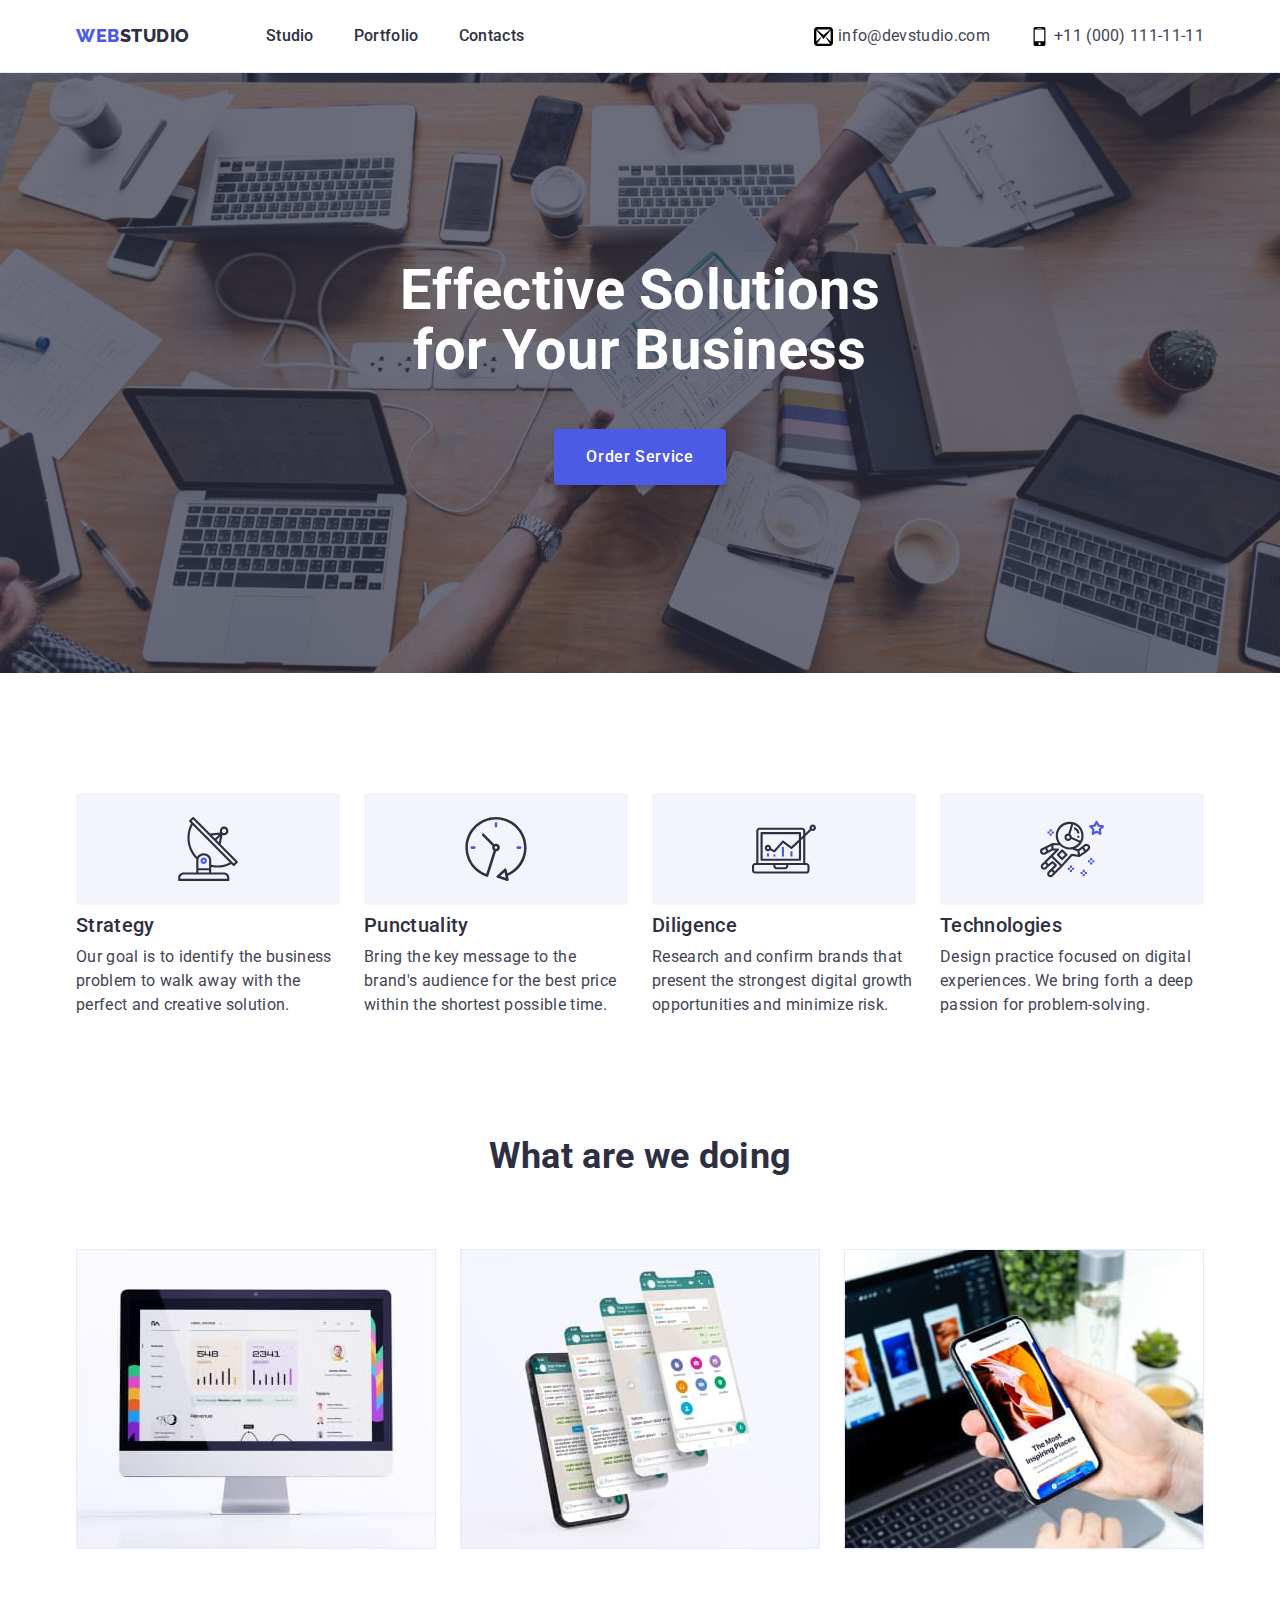
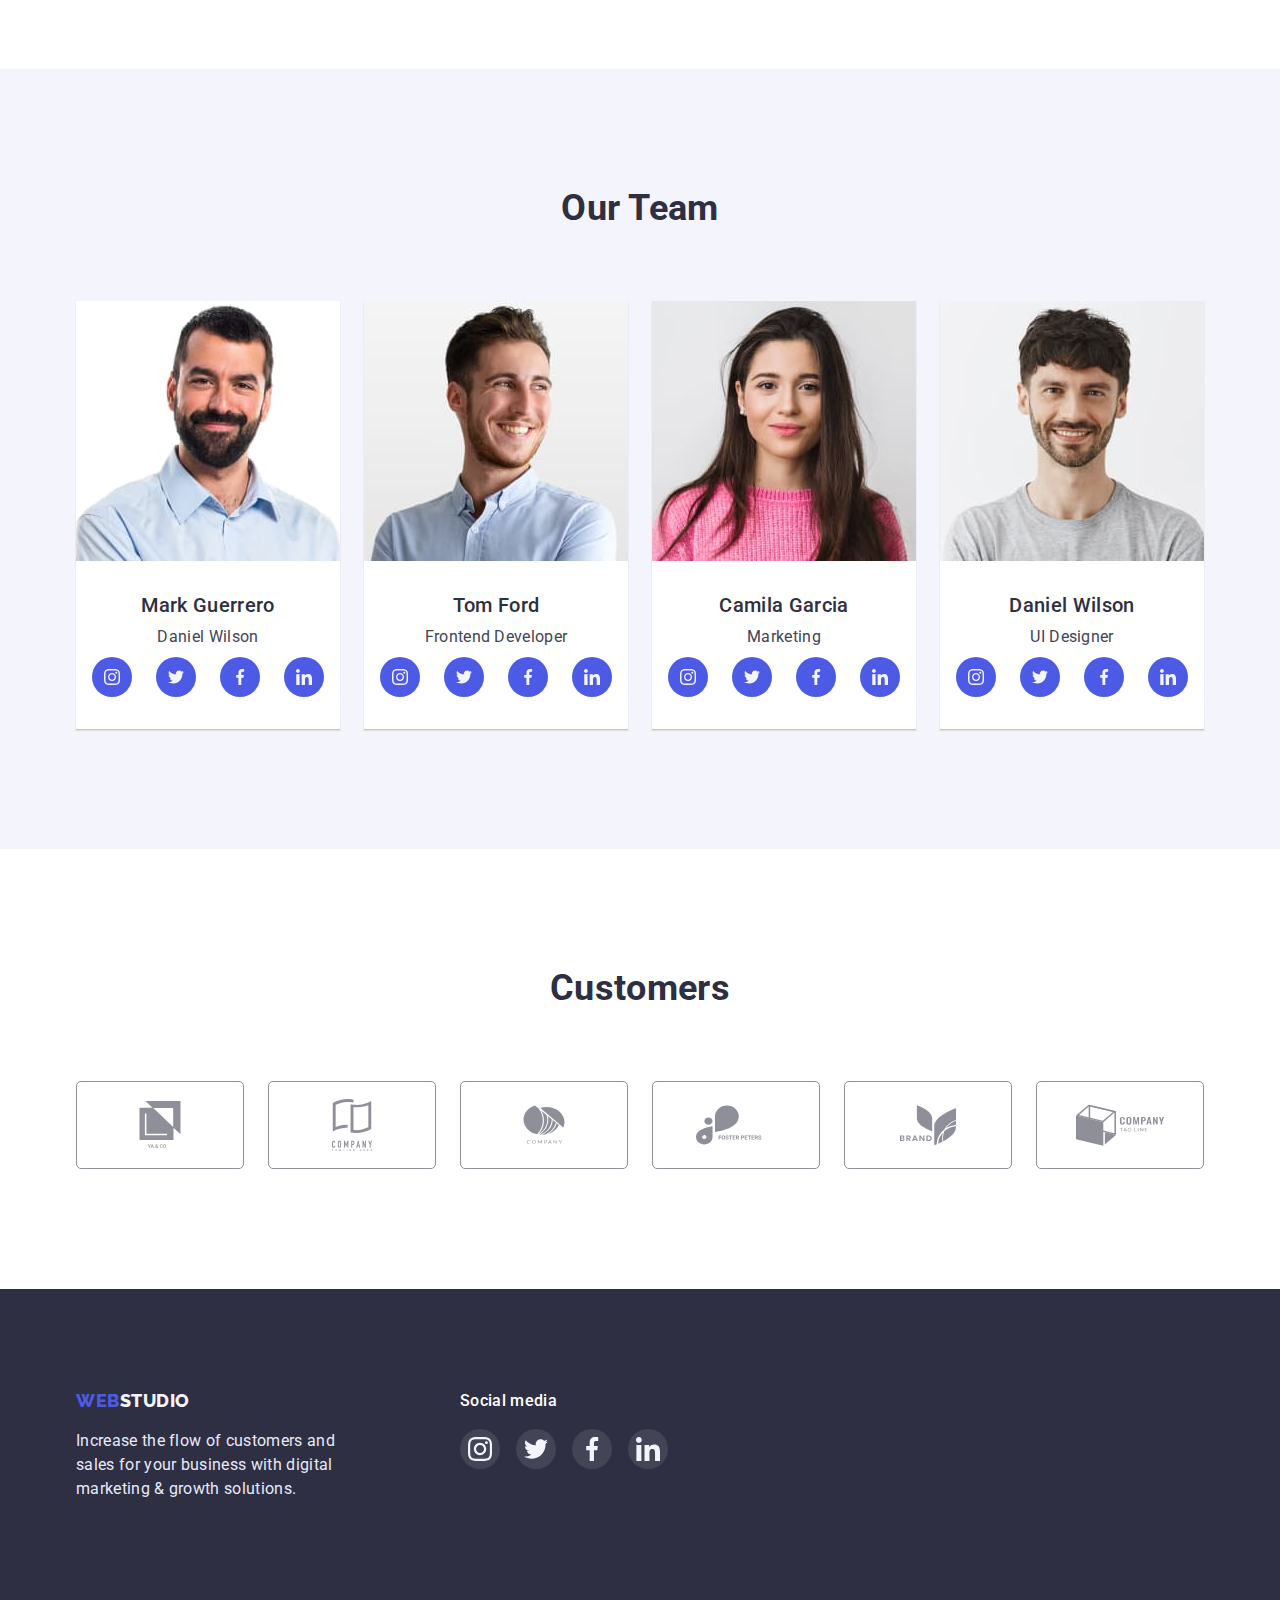
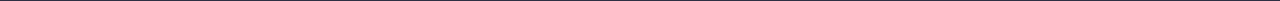
<file: index.html>
<!DOCTYPE html>
<html lang="en">
  <head>
    <meta charset="UTF-8" />
    <meta http-equiv="X-UA-Compatible" content="IE=edge" />
    <meta name="viewport" content="width=device-width, initial-scale=1.0" />
    <title>Web Studio</title>
    <link rel="icon" href="./images/icon.png" />
    <link rel="preconnect" href="https://fonts.googleapis.com" />
    <link rel="preconnect" href="https://fonts.gstatic.com" crossorigin />
    <link
      href="https://fonts.googleapis.com/css2?family=Raleway:wght@800&family=Roboto:wght@400;500;700&display=swap"
      rel="stylesheet"
    />
    <link
      rel="stylesheet"
      href="https://cdnjs.cloudflare.com/ajax/libs/modern-normalize/1.1.0/modern-normalize.min.css"
    />
    <link rel="stylesheet" href="./css/style.css" />
  </head>
  <body>
    <!--  header  -->
    <header class="header">
      <div class="container header-flex">
        <a href="./index.html" class="logo link"><span>Web</span>Studio</a>
        <nav class="nav">
          <ul class="nav-items list-style">
            <li class="nav-item">
              <a class="nav-link link" href="./index.html">Studio</a>
            </li>
            <li class="nav-item">
              <a class="nav-link link" href="./portfolio.html">Portfolio</a>
            </li>
            <li class="nav-item">
              <a class="nav-link link" href="#">Contacts</a>
            </li>
          </ul>
        </nav>
        <ul class="contacts-items list-style">
          <li class="contacts-item">
            <a
              class="contacts-link link mail"
              href="mailto:info@devstudio.com"
              target="_blank"
              rel=" noopener , nofollow , noreferrer"
            >
              <svg width="19" height="19">
                <use href="./images/icons.svg#icon-contact-mail"></use>
              </svg>
              info@devstudio.com
            </a>
          </li>
          <li class="contacts-item">
            <a class="contacts-link link" href="tel:+110001111111">
              <svg width="19" height="19">
                <use href="./images/icons.svg#icon-contact-mobile"></use>
              </svg>
              +11 (000) 111-11-11
            </a>
          </li>
        </ul>
      </div>
    </header>
    <main>
      <!--  Hero  -->
      <section class="hero">
        <div class="container">
          <h1 class="hero-titel">
            Effective Solutions<br />
            for Your Business
          </h1>
          <button class="hero-btn basic-btn" type="button">
            Order Service
          </button>
        </div>
      </section>
      <!--  Why we?  -->
      <section class="why-we">
        <div class="container">
          <h2 class="why-we-titel" hidden>Why we?</h2>
          <ul class="why-we-items list-style">
            <li class="why-we-item">
              <div class="why-we-img">
                <svg width="64" height="64">
                  <use href="./images/icons.svg#icon-why-we-antenna"></use>
                </svg>
              </div>
              <h3>Strategy</h3>
              <p>
                Our goal is to identify the business problem to walk away with
                the perfect and creative solution.
              </p>
            </li>
            <li class="why-we-item">
              <div class="why-we-img">
                <svg width="64" height="64">
                  <use href="./images/icons.svg#icon-why-we-clock"></use>
                </svg>
              </div>
              <h3>Punctuality</h3>
              <p>
                Bring the key message to the brand's audience for the best price
                within the shortest possible time.
              </p>
            </li>
            <li class="why-we-item">
              <div class="why-we-img">
                <svg width="64" height="64">
                  <use href="./images/icons.svg#icon-why-we-diagram"></use>
                </svg>
              </div>
              <h3>Diligence</h3>
              <p>
                Research and confirm brands that present the strongest digital
                growth opportunities and minimize risk.
              </p>
            </li>
            <li class="why-we-item">
              <div class="why-we-img">
                <svg width="64" height="64">
                  <use href="./images/icons.svg#icon-why-we-astronaut"></use>
                </svg>
              </div>
              <h3>Technologies</h3>
              <p>
                Design practice focused on digital experiences. We bring forth a
                deep passion for problem-solving.
              </p>
            </li>
          </ul>
        </div>
      </section>
      <!--  What are we doing  -->
      <section class="what-are-we-doing">
        <div class="container">
          <h2 class="what-are-we-doing-titel">What are we doing</h2>
          <ul class="what-are-we-doing-items list-style">
            <li class="what-are-we-doing-item">
              <img
                src="./images/img1.jpg"
                alt="monoblock"
                width="360"
                height="300"
              />
            </li>
            <li class="what-are-we-doing-item">
              <img
                src="./images/img2.jpg"
                alt="multitasking"
                width="360"
                height="300"
              />
            </li>
            <li class="what-are-we-doing-item">
              <img
                src="./images/img3.jpg"
                alt="phone"
                width="360"
                height="300"
              />
            </li>
          </ul>
        </div>
      </section>
      <!--  Our team  -->
      <section class="our-team">
        <div class="container">
          <h2 class="our-team-titel">Our Team</h2>
          <ul class="our-team-items list-style">
            <li class="our-team-item">
              <img
                class="our-team-img"
                src="./images/team-card1.jpg"
                alt="man"
                width="264"
                height="260"
              />
              <div class="our-team-box">
                <h3 class="our-team-name">Mark Guerrero</h3>
                <p class="our-team-speciality">Daniel Wilson</p>
                <ul class="our-team-items-links list-style">
                  <li class="our-team-item-link">
                    <a
                      href=""
                      class="our-team-link"
                      target="_blank"
                      rel=" noopener , nofollow , noreferrer"
                    >
                      <svg width="16" height="16">
                        <use
                          href="./images/icons.svg#icon-our-team-instagram"
                        ></use>
                      </svg>
                    </a>
                  </li>
                  <li class="our-team-item-link">
                    <a
                      href=""
                      class="our-team-link"
                      target="_blank"
                      rel=" noopener , nofollow , noreferrer"
                    >
                      <svg width="16" height="16">
                        <use
                          href="./images/icons.svg#icon-our-team-twitter"
                        ></use>
                      </svg>
                    </a>
                  </li>
                  <li class="our-team-item-link">
                    <a
                      href=""
                      class="our-team-link"
                      target="_blank"
                      rel=" noopener , nofollow , noreferrer"
                    >
                      <svg width="16" height="16">
                        <use
                          href="./images/icons.svg#icon-our-team-facebook"
                        ></use>
                      </svg>
                    </a>
                  </li>
                  <li class="our-team-item-link">
                    <a
                      href=""
                      class="our-team-link"
                      target="_blank"
                      rel=" noopener , nofollow , noreferrer"
                    >
                      <svg width="16" height="16">
                        <use
                          href="./images/icons.svg#icon-our-team-linkedin"
                        ></use>
                      </svg>
                    </a>
                  </li>
                </ul>
              </div>
            </li>
            <li class="our-team-item">
              <img
                class="our-team-img"
                src="./images/team-card2.jpg"
                alt="man"
                width="264"
                height="260"
              />
              <div class="our-team-box">
                <h3 class="our-team-name">Tom Ford</h3>
                <p class="our-team-speciality">Frontend Developer</p>
                <ul class="our-team-items-links list-style">
                  <li class="our-team-item-link">
                    <a
                      href=""
                      class="our-team-link"
                      target="_blank"
                      rel=" noopener , nofollow , noreferrer"
                    >
                      <svg width="16" height="16">
                        <use
                          href="./images/icons.svg#icon-our-team-instagram"
                        ></use>
                      </svg>
                    </a>
                  </li>
                  <li class="our-team-item-link">
                    <a
                      href=""
                      class="our-team-link"
                      target="_blank"
                      rel=" noopener , nofollow , noreferrer"
                    >
                      <svg width="16" height="16">
                        <use
                          href="./images/icons.svg#icon-our-team-twitter"
                        ></use>
                      </svg>
                    </a>
                  </li>
                  <li class="our-team-item-link">
                    <a
                      href=""
                      class="our-team-link"
                      target="_blank"
                      rel=" noopener , nofollow , noreferrer"
                    >
                      <svg width="16" height="16">
                        <use
                          href="./images/icons.svg#icon-our-team-facebook"
                        ></use>
                      </svg>
                    </a>
                  </li>
                  <li class="our-team-item-link">
                    <a
                      href=""
                      class="our-team-link"
                      target="_blank"
                      rel=" noopener , nofollow , noreferrer"
                    >
                      <svg width="16" height="16">
                        <use
                          href="./images/icons.svg#icon-our-team-linkedin"
                        ></use>
                      </svg>
                    </a>
                  </li>
                </ul>
              </div>
            </li>
            <li class="our-team-item">
              <img
                class="our-team-img"
                src="./images/team-card3.jpg"
                alt="woman"
                width="264"
                height="260"
              />
              <div class="our-team-box">
                <h3 class="our-team-name">Camila Garcia</h3>
                <p class="our-team-speciality">Marketing</p>
                <ul class="our-team-items-links list-style">
                  <li class="our-team-item-link">
                    <a
                      href=""
                      class="our-team-link"
                      target="_blank"
                      rel=" noopener , nofollow , noreferrer"
                    >
                      <svg width="16" height="16">
                        <use
                          href="./images/icons.svg#icon-our-team-instagram"
                        ></use>
                      </svg>
                    </a>
                  </li>
                  <li class="our-team-item-link">
                    <a
                      href=""
                      class="our-team-link"
                      target="_blank"
                      rel=" noopener , nofollow , noreferrer"
                    >
                      <svg width="16" height="16">
                        <use
                          href="./images/icons.svg#icon-our-team-twitter"
                        ></use>
                      </svg>
                    </a>
                  </li>
                  <li class="our-team-item-link">
                    <a
                      href=""
                      class="our-team-link"
                      target="_blank"
                      rel=" noopener , nofollow , noreferrer"
                    >
                      <svg width="16" height="16">
                        <use
                          href="./images/icons.svg#icon-our-team-facebook"
                        ></use>
                      </svg>
                    </a>
                  </li>
                  <li class="our-team-item-link">
                    <a
                      href=""
                      class="our-team-link"
                      target="_blank"
                      rel=" noopener , nofollow , noreferrer"
                    >
                      <svg width="16" height="16">
                        <use
                          href="./images/icons.svg#icon-our-team-linkedin"
                        ></use>
                      </svg>
                    </a>
                  </li>
                </ul>
              </div>
            </li>
            <li class="our-team-item">
              <img
                class="our-team-img"
                src="./images/team-card4.jpg"
                alt="man"
                width="264"
                height="260"
              />
              <div class="our-team-box">
                <h3 class="our-team-name">Daniel Wilson</h3>
                <p class="our-team-speciality">UI Designer</p>
                <ul class="our-team-items-links list-style">
                  <li class="our-team-item-link">
                    <a
                      href=""
                      class="our-team-link"
                      target="_blank"
                      rel=" noopener , nofollow , noreferrer"
                    >
                      <svg width="16" height="16">
                        <use
                          href="./images/icons.svg#icon-our-team-instagram"
                        ></use>
                      </svg>
                    </a>
                  </li>
                  <li class="our-team-item-link">
                    <a
                      href=""
                      class="our-team-link"
                      target="_blank"
                      rel=" noopener , nofollow , noreferrer"
                    >
                      <svg width="16" height="16">
                        <use
                          href="./images/icons.svg#icon-our-team-twitter"
                        ></use>
                      </svg>
                    </a>
                  </li>
                  <li class="our-team-item-link">
                    <a
                      href=""
                      class="our-team-link"
                      target="_blank"
                      rel=" noopener , nofollow , noreferrer"
                    >
                      <svg width="16" height="16">
                        <use
                          href="./images/icons.svg#icon-our-team-facebook"
                        ></use>
                      </svg>
                    </a>
                  </li>
                  <li class="our-team-item-link">
                    <a
                      href=""
                      class="our-team-link"
                      target="_blank"
                      rel=" noopener , nofollow , noreferrer"
                    >
                      <svg width="16" height="16">
                        <use
                          href="./images/icons.svg#icon-our-team-linkedin"
                        ></use>
                      </svg>
                    </a>
                  </li>
                </ul>
              </div>
            </li>
          </ul>
        </div>
      </section>
      <!--  Customers  -->
      <section class="customers">
        <div class="container">
          <h2 class="customers-titel">Customers</h2>
          <ul class="customers-items list-style">
            <li class="customers-item">
              <a
                class="customers-link"
                href=""
                target="_blank"
                rel=" noopener , nofollow , noreferrer"
              >
                <svg wigth="41" height="47">
                  <use href="./images/icons.svg#icon-customers-yaco"></use></svg
              ></a>
            </li>
            <li class="customers-item">
              <a
                class="customers-link"
                href=""
                target="_blank"
                rel=" noopener , nofollow , noreferrer"
              >
                <svg wigth="40" height="52">
                  <use
                    href="./images/icons.svg#icon-customers-tagline-here"
                  ></use></svg
              ></a>
            </li>
            <li class="customers-item">
              <a
                class="customers-link"
                href=""
                target="_blank"
                rel=" noopener , nofollow , noreferrer"
              >
                <svg wigth="44" height="41">
                  <use
                    href="./images/icons.svg#icon-customers-company"
                  ></use></svg
              ></a>
            </li>
            <li class="customers-item">
              <a
                class="customers-link"
                href=""
                target="_blank"
                rel=" noopener , nofollow , noreferrer"
              >
                <svg wigth="84" height="80">
                  <use
                    href="./images/icons.svg#icon-customers-foster-peters"
                  ></use></svg
              ></a>
            </li>
            <li class="customers-item">
              <a
                class="customers-link"
                href=""
                target="_blank"
                rel=" noopener , nofollow , noreferrer"
              >
                <svg wigth="63" height="56">
                  <use
                    href="./images/icons.svg#icon-customers-brand"
                  ></use></svg
              ></a>
            </li>
            <li class="customers-item">
              <a
                class="customers-link"
                href=""
                target="_blank"
                rel=" noopener , nofollow , noreferrer"
              >
                <svg wigth="94" height="88">
                  <use
                    href="./images/icons.svg#icon-customers-tag-line"
                  ></use></svg
              ></a>
            </li>
          </ul>
        </div>
      </section>
    </main>
    <!--  footer  -->
    <footer class="footer">
      <div class="container footer-flex">
        <div class="footer-text">
          <a href="./index.html" class="logo footer-logo link"
            ><span>Web</span>Studio</a
          >
          <p class="footer-info">
            Increase the flow of customers and sales for your business with
            digital marketing & growth solutions.
          </p>
        </div>
        <div class="footer-social-media">
          <p class="footer-titel">Social media</p>
          <ul class="footer-items list-style">
            <li class="footer-item">
              <a
                href=""
                class="footer-link"
                target="_blank"
                rel=" noopener , nofollow , noreferrer"
              >
                <svg height="24" width="24">
                  <use
                    href="./images/icons.svg#icon-social-media-instagram"
                  ></use>
                </svg>
              </a>
            </li>
            <li class="footer-item">
              <a
                href=""
                class="footer-link"
                target="_blank"
                rel=" noopener , nofollow , noreferrer"
              >
                <svg height="24" width="24">
                  <use
                    href="./images/icons.svg#icon-social-media-twitter"
                  ></use>
                </svg>
              </a>
            </li>
            <li class="footer-item">
              <a
                href=""
                class="footer-link"
                target="_blank"
                rel=" noopener , nofollow , noreferrer"
              >
                <svg height="24" width="24">
                  <use
                    href="./images/icons.svg#icon-social-media-facebook"
                  ></use>
                </svg>
              </a>
            </li>
            <li class="footer-item">
              <a
                href=""
                class="footer-link"
                target="_blank"
                rel=" noopener , nofollow , noreferrer"
              >
                <svg height="24" width="24">
                  <use
                    href="./images/icons.svg#icon-social-media-linkedin"
                  ></use>
                </svg>
              </a>
            </li>
          </ul>
        </div>
      </div>
    </footer>
  </body>
</html>
</file>
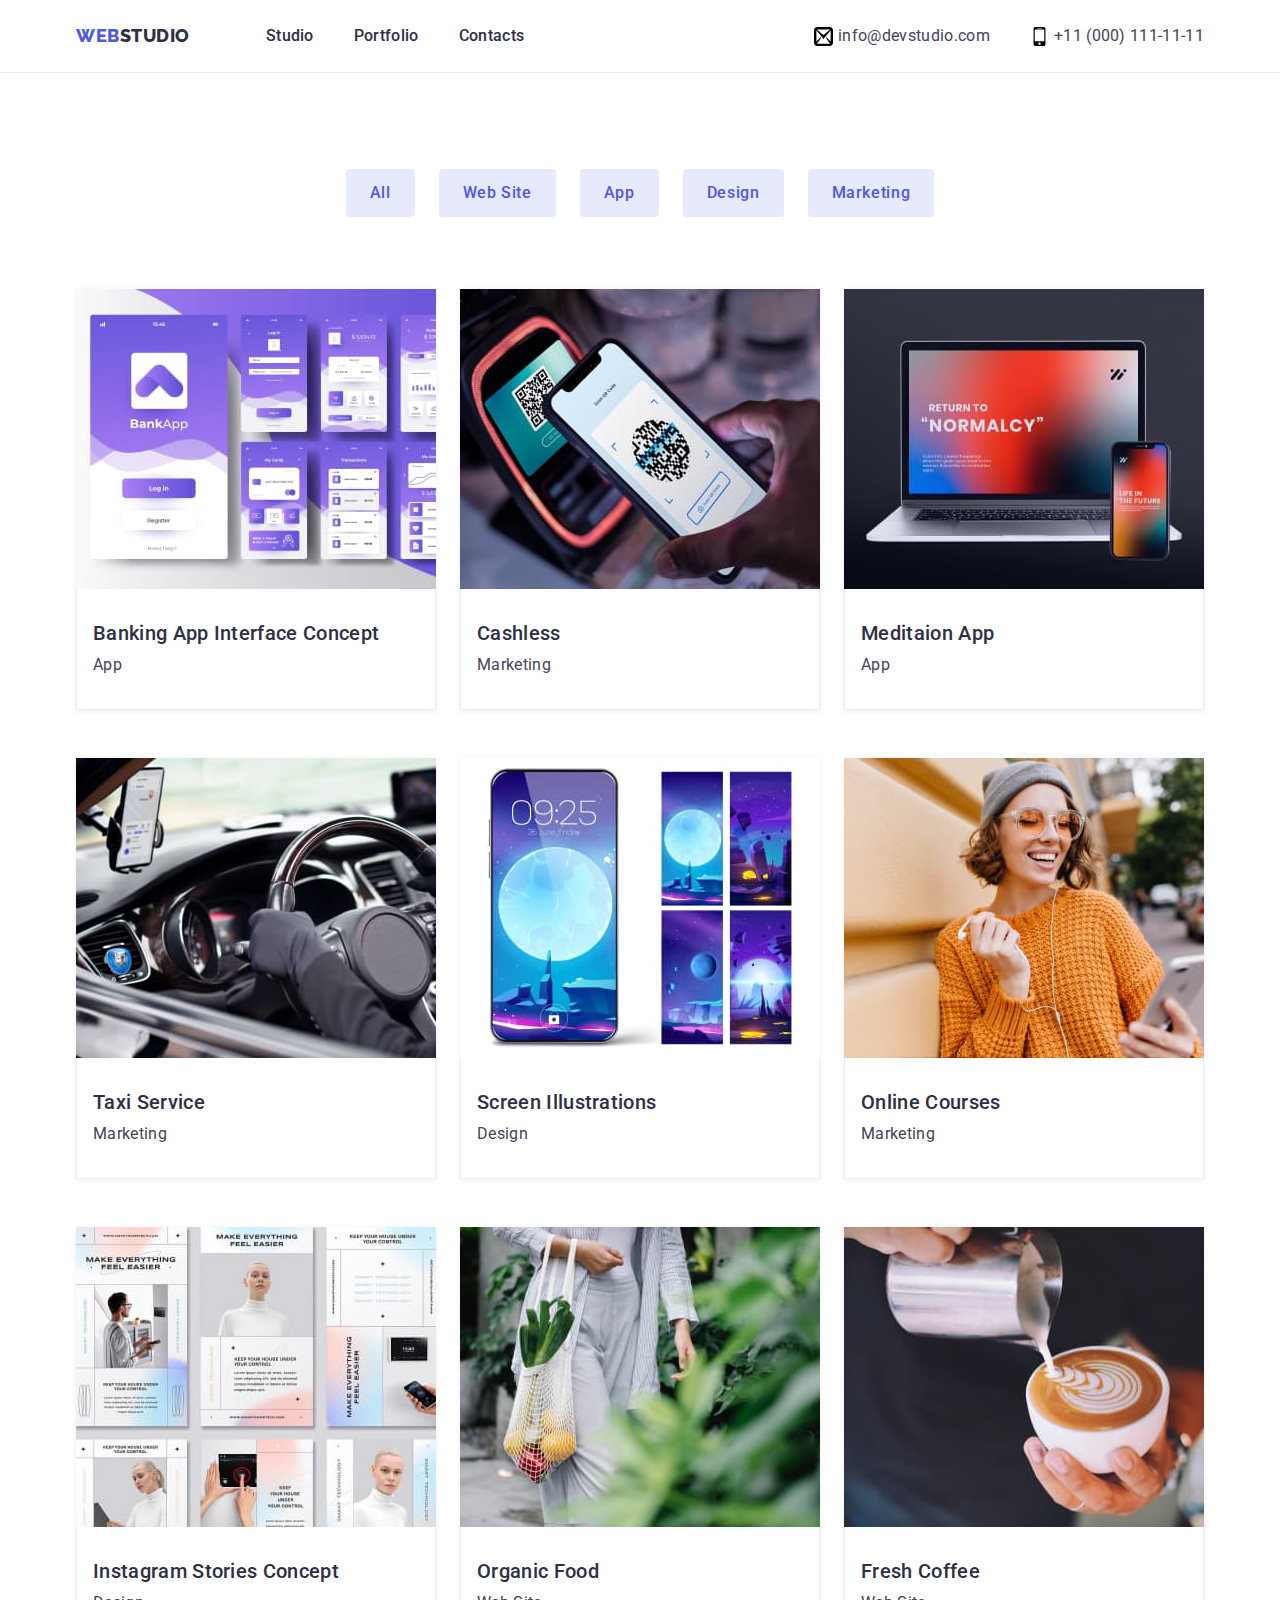
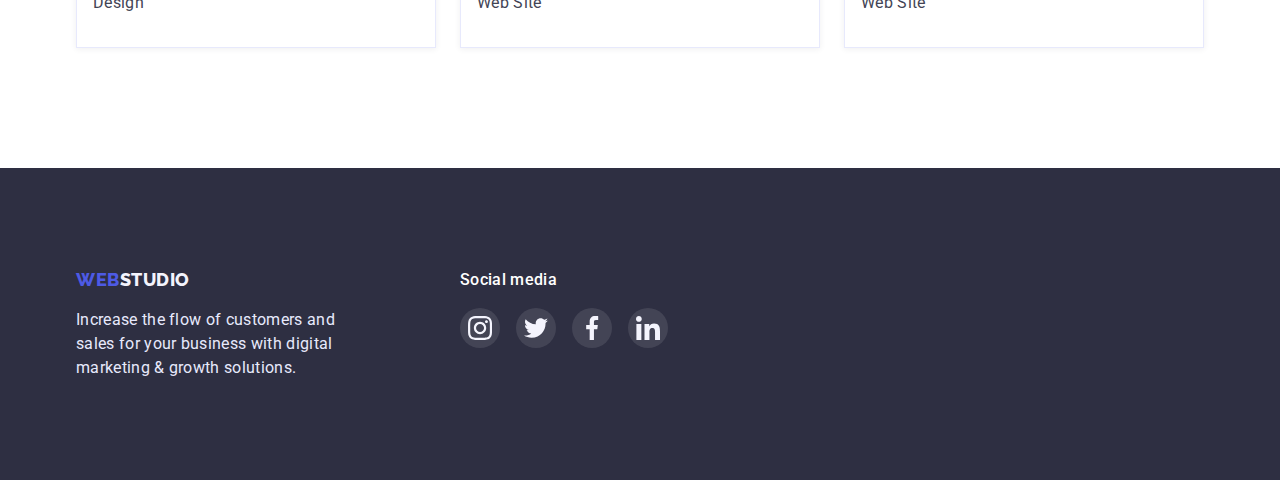
<file: portfolio.html>
<!DOCTYPE html>
<html lang="en">
  <head>
    <meta charset="UTF-8" />
    <meta http-equiv="X-UA-Compatible" content="IE=edge" />
    <meta name="viewport" content="width=device-width, initial-scale=1.0" />
    <title>Web Studio</title>
    <link rel="icon" href="./images/icon.png" />
    <link rel="preconnect" href="https://fonts.googleapis.com" />
    <link rel="preconnect" href="https://fonts.gstatic.com" crossorigin />
    <link
      href="https://fonts.googleapis.com/css2?family=Raleway:wght@800&family=Roboto:wght@400;500;700&display=swap"
      rel="stylesheet"
    />
    <link
      rel="stylesheet"
      href="https://cdnjs.cloudflare.com/ajax/libs/modern-normalize/1.1.0/modern-normalize.min.css"
    />
    <link rel="stylesheet" href="./css/style.css" />
  </head>
  <body>
    <!--  header  -->
    <header class="header">
      <div class="container header-flex">
        <a href="./index.html" class="logo link"><span>Web</span>Studio</a>
        <nav class="nav">
          <ul class="nav-items list-style">
            <li class="nav-item">
              <a class="nav-link link" href="./index.html">Studio</a>
            </li>
            <li class="nav-item">
              <a class="nav-link link" href="./portfolio.html">Portfolio</a>
            </li>
            <li class="nav-item">
              <a class="nav-link link" href="#">Contacts</a>
            </li>
          </ul>
        </nav>
        <ul class="contacts-items list-style">
          <li class="contacts-item">
            <a
              class="contacts-link link mail"
              href="mailto:info@devstudio.com"
              target="_blank"
              rel=" noopener , nofollow , noreferrer"
            >
              <svg width="19" height="19">
                <use href="./images/icons.svg#icon-contact-mail"></use>
              </svg>
              info@devstudio.com
            </a>
          </li>
          <li class="contacts-item">
            <a class="contacts-link link" href="tel:+110001111111">
              <svg width="19" height="19">
                <use href="./images/icons.svg#icon-contact-mobile"></use>
              </svg>
              +11 (000) 111-11-11
            </a>
          </li>
        </ul>
      </div>
    </header>
    <main>
      <!--  portfolio  -->
      <section class="portfolio">
        <div class="container">
          <h1 class="portfolio-titel" hidden>Portfolio</h1>
          <ul class="portfolio-filter-items list-style">
            <li class="portfolio-filter-item">
              <button class="portfolio-btn basic-btn" type="button">All</button>
            </li>
            <li class="portfolio-filter-item">
              <button class="portfolio-btn basic-btn" type="button">
                Web Site
              </button>
            </li>
            <li class="portfolio-filter-item">
              <button class="portfolio-btn basic-btn" type="button">App</button>
            </li>
            <li class="portfolio-filter-item">
              <button class="portfolio-btn basic-btn" type="button">
                Design
              </button>
            </li>
            <li class="portfolio-filter-item">
              <button class="portfolio-btn basic-btn" type="button">
                Marketing
              </button>
            </li>
          </ul>
          <ul class="portfolio-items list-style">
            <li class="portfolio-item">
              <img
                class="portfolio-img"
                src="./images/portfolio-1.jpg"
                alt="interface"
                width="360"
                height="300"
              />
              <div class="portfolio-box">
                <h2 class="partfolio-name">Banking App Interface Concept</h2>
                <p class="portfolio-filter-name">App</p>
              </div>
            </li>
            <li class="portfolio-item">
              <img
                class="portfolio-img"
                src="./images/portfolio-2.jpg"
                alt="cashless"
                width="360"
                height="300"
              />
              <div class="portfolio-box">
                <h2 class="partfolio-name">Cashless</h2>
                <p class="portfolio-filter-name">Marketing</p>
              </div>
            </li>
            <li class="portfolio-item">
              <img
                class="portfolio-img"
                src="./images/portfolio-3.jpg"
                alt="mediataion app"
                width="360"
                height="300"
              />
              <div class="portfolio-box">
                <h2 class="partfolio-name">Meditaion App</h2>
                <p class="portfolio-filter-name">App</p>
              </div>
            </li>
            <li class="portfolio-item">
              <img
                class="portfolio-img"
                src="./images/portfolio-4.jpg"
                alt="taxi service"
                width="360"
                height="300"
              />
              <div class="portfolio-box">
                <h2 class="partfolio-name">Taxi Service</h2>
                <p class="portfolio-filter-name">Marketing</p>
              </div>
            </li>
            <li class="portfolio-item">
              <img
                class="portfolio-img"
                src="./images/portfolio-5.jpg"
                alt="screen illustration"
                width="360"
                height="300"
              />
              <div class="portfolio-box">
                <h2 class="partfolio-name">Screen Illustrations</h2>
                <p class="portfolio-filter-name">Design</p>
              </div>
            </li>
            <li class="portfolio-item">
              <img
                class="portfolio-img"
                src="./images/portfolio-6.jpg"
                alt="online courses"
                width="360"
                height="300"
              />
              <div class="portfolio-box">
                <h2 class="partfolio-name">Online Courses</h2>
                <p class="portfolio-filter-name">Marketing</p>
              </div>
            </li>
            <li class="portfolio-item">
              <img
                class="portfolio-img"
                src="./images/portfolio-7.jpg"
                alt="stories concept"
                width="360"
                height="300"
              />
              <div class="portfolio-box">
                <h2 class="partfolio-name">Instagram Stories Concept</h2>
                <p class="portfolio-filter-name">Design</p>
              </div>
            </li>
            <li class="portfolio-item">
              <img
                class="portfolio-img"
                src="./images/portfolio-8.jpg"
                alt="organic food"
                width="360"
                height="300"
              />
              <div class="portfolio-box">
                <h2 class="partfolio-name">Organic Food</h2>
                <p class="portfolio-filter-name">Web Site</p>
              </div>
            </li>
            <li class="portfolio-item">
              <img
                class="portfolio-img"
                src="./images/portfolio-9.jpg"
                alt="fresh coffee"
                width="360"
                height="300"
              />
              <div class="portfolio-box">
                <h2 class="partfolio-name">Fresh Coffee</h2>
                <p class="portfolio-filter-name">Web Site</p>
              </div>
            </li>
          </ul>
        </div>
      </section>
    </main>
    <!--  footer  -->
    <footer class="footer">
      <div class="container footer-flex">
        <div class="footer-text">
          <a href="./index.html" class="logo footer-logo link"
            ><span>Web</span>Studio</a
          >
          <p class="footer-info">
            Increase the flow of customers and sales for your business with
            digital marketing & growth solutions.
          </p>
        </div>
        <div class="footer-social-media">
          <p class="footer-titel">Social media</p>
          <ul class="footer-items list-style">
            <li class="footer-item">
              <a
                href=""
                class="footer-link"
                target="_blank"
                rel=" noopener , nofollow , noreferrer"
              >
                <svg height="24" width="24">
                  <use
                    href="./images/icons.svg#icon-social-media-instagram"
                  ></use>
                </svg>
              </a>
            </li>
            <li class="footer-item">
              <a
                href=""
                class="footer-link"
                target="_blank"
                rel=" noopener , nofollow , noreferrer"
              >
                <svg height="24" width="24">
                  <use
                    href="./images/icons.svg#icon-social-media-twitter"
                  ></use>
                </svg>
              </a>
            </li>
            <li class="footer-item">
              <a
                href=""
                class="footer-link"
                target="_blank"
                rel=" noopener , nofollow , noreferrer"
              >
                <svg height="24" width="24">
                  <use
                    href="./images/icons.svg#icon-social-media-facebook"
                  ></use>
                </svg>
              </a>
            </li>
            <li class="footer-item">
              <a
                href=""
                class="footer-link"
                target="_blank"
                rel=" noopener , nofollow , noreferrer"
              >
                <svg height="24" width="24">
                  <use
                    href="./images/icons.svg#icon-social-media-linkedin"
                  ></use>
                </svg>
              </a>
            </li>
          </ul>
        </div>
      </div>
    </footer>
  </body>
</html>
</file>
<file: css/style.css>
:root {
  --iris: #4d5ae5;
  --ocean: #404bbf;
  --navy-blue: #2e2f42;
  --green: #31d0aa;
  --slate: #434455;
  --light-slate: #8e8f99;
  --cornflower: #e7e9fc;
  --cloud: #f4f4fd;
  --grey: #2e2f42b2;
}

body {
  font-family: 'Roboto', sans-serif;
  font-weight: 400;
  font-size: 16px;
  line-height: 1.5;
  letter-spacing: 0.02rem;
  color: var(--slate);
}
p,
h1,
h2,
h3,
h4,
h5,
h6 {
  margin: 0;
  padding: 0;
}
img {
  display: block;
  max-width: 100%;
  height: auto;
}
svg {
  display: block;
}
.link {
  text-decoration: none;
}
.list-style {
  list-style: none;
  padding: 0;
  margin: 0;
}
.basic-btn {
  font-family: 'Roboto', sans-serif;
  text-transform: capitalize;
  font-weight: 500;
  font-size: 16px;
  line-height: 1.5;
  letter-spacing: 0.04em;
  border: none;
  border-radius: 4px;
}
.container {
  max-width: 1158px;
  margin: 0 auto;
  padding: 0 15px;
}
/* ==================== HEADER ==================== */
.header {
  background: #fff;
  border-bottom: 1px solid var(--cornflower);
}
.header-flex {
  display: flex;
  justify-content: space-between;
  align-items: center;
}
.logo {
  text-transform: uppercase;
  font-family: 'Raleway', sans-serif;
  font-weight: 800;
  font-size: 18px;
  line-height: 1.33;
  letter-spacing: 0.03em;
  color: var(--navy-blue);
  margin-right: 76px;
}
.logo > span {
  color: var(--iris);
}
.nav {
  flex-grow: 1;
}
.nav-items {
  display: flex;
  gap: 40px;
}
.nav-link {
  text-transform: capitalize;
  font-weight: 500;
  color: var(--navy-blue);
  padding: 24px 0;
  display: block;
}
.nav-link:focus,
.nav-link:hover {
  color: var(--iris);
}
.contacts-items {
  display: flex;
  gap: 40px;
}
.contacts-item {
  display: flex;
}
.tel {
  fill: var(--slate);
}
.contacts-link {
  color: var(--slate);
  display: flex;
  align-items: center;
}
.contacts-link > svg {
  margin-right: 5px;
}
.contacts-link:focus,
.contacts-link:hover {
  color: var(--iris);
}
.contacts-link:focus > svg,
.contacts-link:hover > svg {
  fill: var(--iris);
}
/* ==================== Hero ==================== */
.hero {
  background: var(--navy-blue);
  background: linear-gradient(rgba(46, 47, 66, 0.7), rgba(46, 47, 66, 0.7)),
    url('../images/bg-hero.jpg') no-repeat center/cover;
  margin: 0 auto;
  text-align: center;
  padding: 188px 0;
  max-width: 1440px;
}
.hero-titel {
  font-weight: 700;
  font-size: 56px;
  line-height: 1.07;
  color: #fff;
  margin-bottom: 48px;
}
.hero-btn {
  background: var(--iris);
  color: #fff;
  padding: 16px 32px;
  margin: 0 auto;
  box-shadow: 0px 4px 4px 0px #00000026;
}
.hero-btn:focus,
.hero-btn:hover {
  background: var(--ocean);
  box-shadow: 0px 2px 1px 0px #2e2f4214;

  box-shadow: 0px 1px 1px 0px #2e2f4229;

  box-shadow: 0px 1px 6px 0px #2e2f4214;

  cursor: pointer;
}
/* ==================== Why we? ==================== */
.why-we {
  padding: 120px 0;
}
.why-we-items {
  display: flex;
  justify-content: center;
  gap: 24px;
  flex-wrap: wrap;
}
.why-we-item {
  max-width: 264px;
}
.why-we-item > h3 {
  color: var(--navy-blue);
  font-weight: 500;
  font-size: 20px;
  line-height: 1.2;
  margin-bottom: 8px;
}
.why-we-img {
  display: flex;
  justify-content: center;
  align-items: center;
  background: var(--cloud);
  height: 112px;
  width: 100%;
  border-radius: 4px;
  margin-bottom: 8px;
}
/* ==================== What are we doing ==================== */
.what-are-we-doing {
  padding-bottom: 120px;
}
.what-are-we-doing-titel {
  font-weight: 700;
  font-size: 36px;
  line-height: 1.11;
  color: var(--navy-blue);
  text-align: center;
  margin-bottom: 72px;
}
.what-are-we-doing-items {
  display: flex;
  justify-content: center;
  flex-wrap: wrap;
  gap: 24px;
}
/* ==================== Our Team ==================== */
.our-team {
  background: var(--cloud);
  padding: 120px 0;
}
.our-team-titel {
  font-weight: 700;
  font-size: 36px;
  line-height: 1.11;
  color: var(--navy-blue);
  text-align: center;
  margin-bottom: 72px;
}
.our-team-items {
  display: flex;
  justify-content: center;
  gap: 24px;
  flex-wrap: wrap;
}
.our-team-item {
  text-align: center;
  box-shadow: 0px 2px 1px 0px #2e2f4214, 0px 1px 1px 0px #2e2f4229;
}
.our-team-box {
  padding: 32px 16px;
  background: #fff;
  border-bottom-left-radius: 4px;
  border-bottom-right-radius: 4px;
}
.our-team-name {
  color: var(--navy-blue);
  font-weight: 500;
  font-size: 20px;
  line-height: 1.2;
  margin-bottom: 8px;
}
.our-team-speciality {
  margin-bottom: 8px;
}
.our-team-items-links {
  display: flex;
  justify-content: space-between;
}
.our-team-link {
  display: flex;
  justify-content: center;
  align-items: center;
  width: 40px;
  height: 40px;
  background: var(--iris);
  border-radius: 50%;
}
.our-team-link:hover,
.our-team-link:focus {
  background: var(--ocean);
}
/* ==================== Customers ==================== */
.customers {
  padding: 120px 0;
}
.customers-titel {
  font-weight: 700;
  font-size: 36px;
  line-height: 1.11;
  color: var(--navy-blue);
  text-align: center;
  margin-bottom: 72px;
}
.customers-items {
  display: flex;
  justify-content: center;
  flex-wrap: wrap;
  gap: 24px;
}
.customers-link {
  display: flex;
  justify-content: center;
  align-items: center;
  width: 168px;
  height: 88px;
  border-radius: 5px;
  border: 1px solid var(--light-slate);
}
.customers-link:hover,
.customers-link:focus {
  border: 1px solid var(--ocean);
}
.customers-link > svg {
  fill: var(--light-slate);
}
.customers-link:hover > svg,
.customers-link:focus > svg {
  fill: var(--ocean);
}
/* ==================== Portfolio ==================== */
.portfolio {
  padding: 96px 0 120px;
}
.portfolio-filter-items {
  display: flex;
  justify-content: center;
  gap: 24px;
  margin-bottom: 72px;
}
.portfolio-btn {
  background: var(--cornflower);
  color: var(--iris);
  text-align: center;
  padding: 12px 24px;
}
.portfolio-btn:hover,
.portfolio-btn:focus {
  background: var(--ocean);
  color: #fff;
  cursor: pointer;
}
.portfolio-items {
  display: flex;
  justify-content: center;
  flex-wrap: wrap;
  row-gap: 48px;
  column-gap: 24px;
}
.portfolio-item {
  max-width: 360px;
  box-shadow: 0px 1px 6px 0px #2e2f4214;
}
.portfolio-item:hover,
.portfolio-item:focus {
  box-shadow: 0px 2px 1px 0px #2e2f4214, 0px 1px 1px 0px #2e2f4229,
    0px 1px 6px 0px #2e2f4214;
  cursor: pointer;
}
.portfolio-box {
  padding: 32px 16px;
  border: 1px solid var(--cornflower);
  border-top: none;
}
.partfolio-name {
  color: var(--navy-blue);
  font-weight: 500;
  font-size: 20px;
  line-height: 1.2;
  margin-bottom: 8px;
}
/* ====================  ==================== */
/* ====================  ==================== */
/* ==================== FOOTER ==================== */
.footer {
  background: var(--navy-blue);
  padding: 100px 0;
}
.footer-flex {
  display: flex;
}
.footer-text {
  display: flex;
  flex-direction: column;
  margin-right: 120px;
}
.logo.footer-logo {
  color: var(--cloud);
  margin-bottom: 16px;
  display: inline-block;
}
.footer-info {
  color: var(--cornflower);
  max-width: 264px;
}
.footer-titel {
  font-weight: 500;
  font-size: 16px;
  line-height: 1.5;
  letter-spacing: 0.02em;
  color: #fff;
  margin-bottom: 16px;
}
.footer-items {
  display: flex;
  gap: 16px;
}
.footer-link {
  background: rgba(255, 255, 255, 0.1);
  display: flex;
  justify-content: center;
  align-items: center;
  height: 40px;
  width: 40px;
  border-radius: 50%;
}
.footer-link:hover,
.footer-link:focus {
  background: var(--green);
}
</file>
